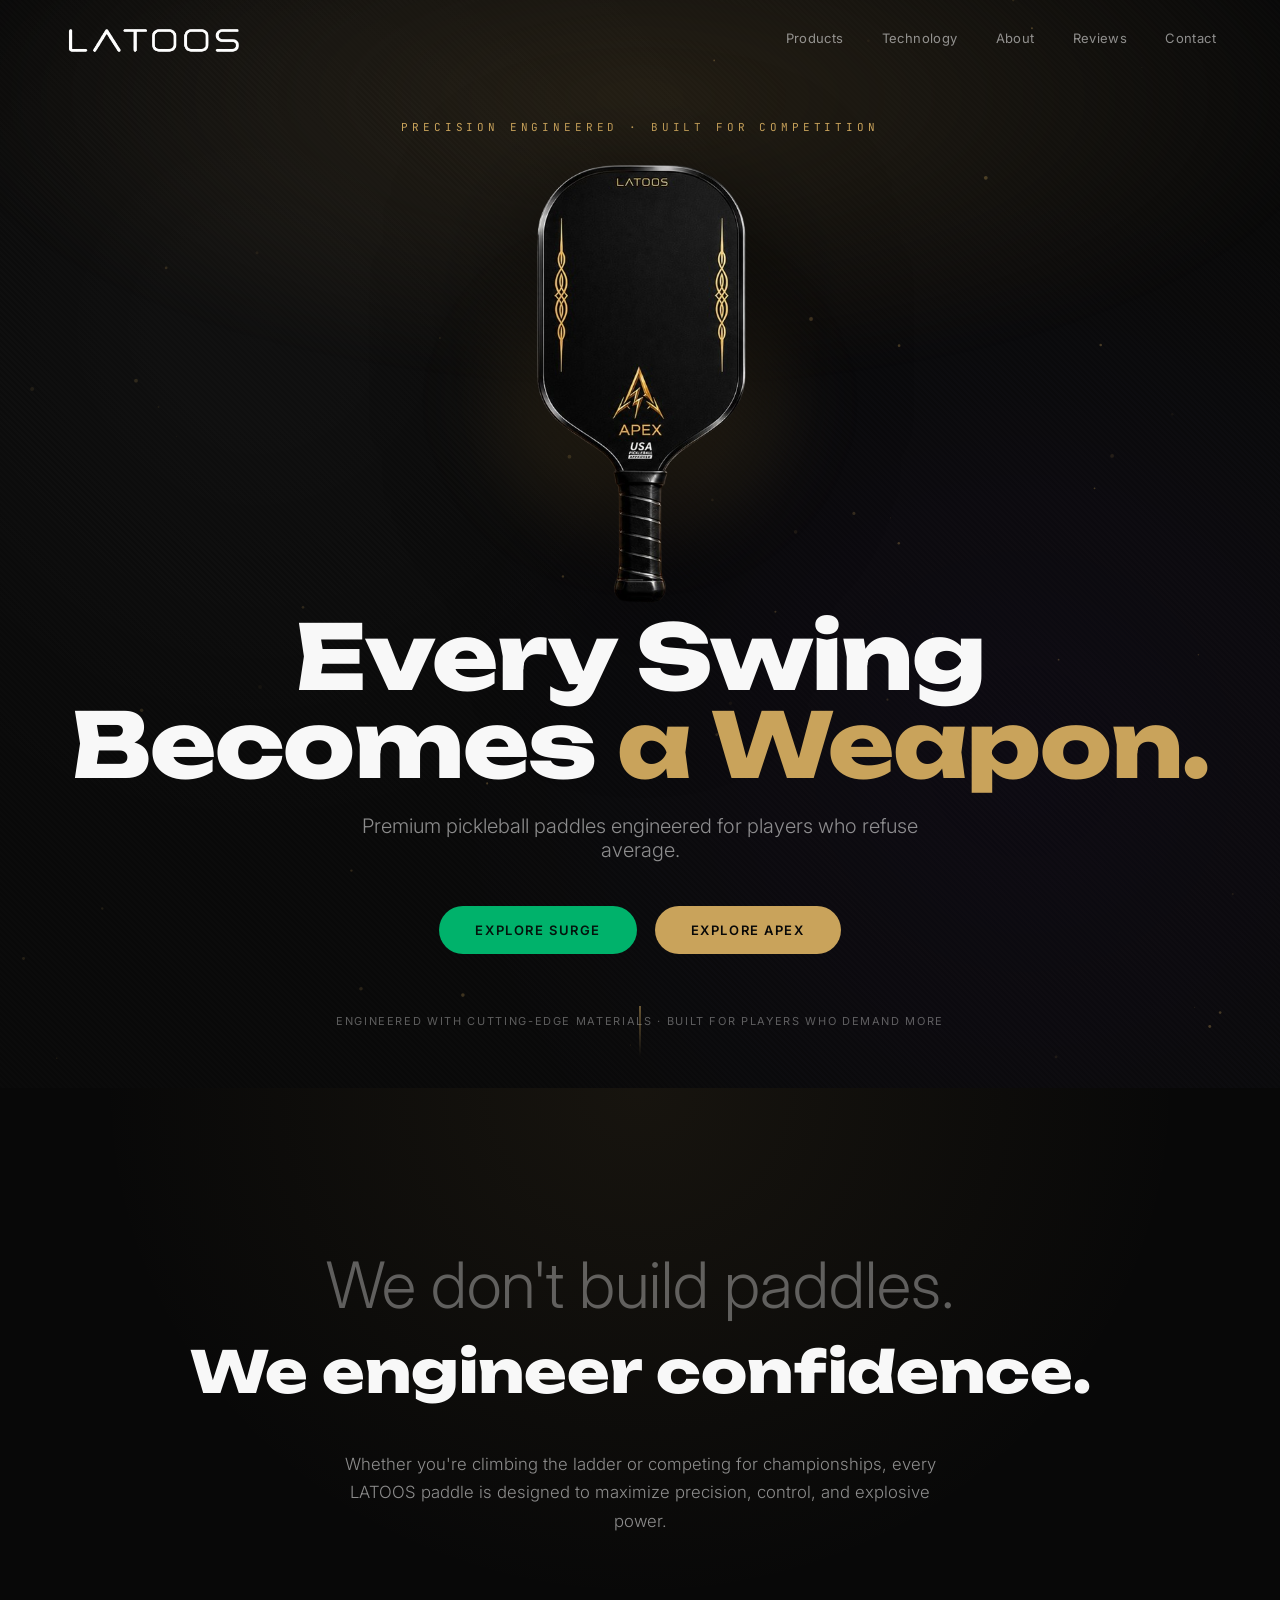
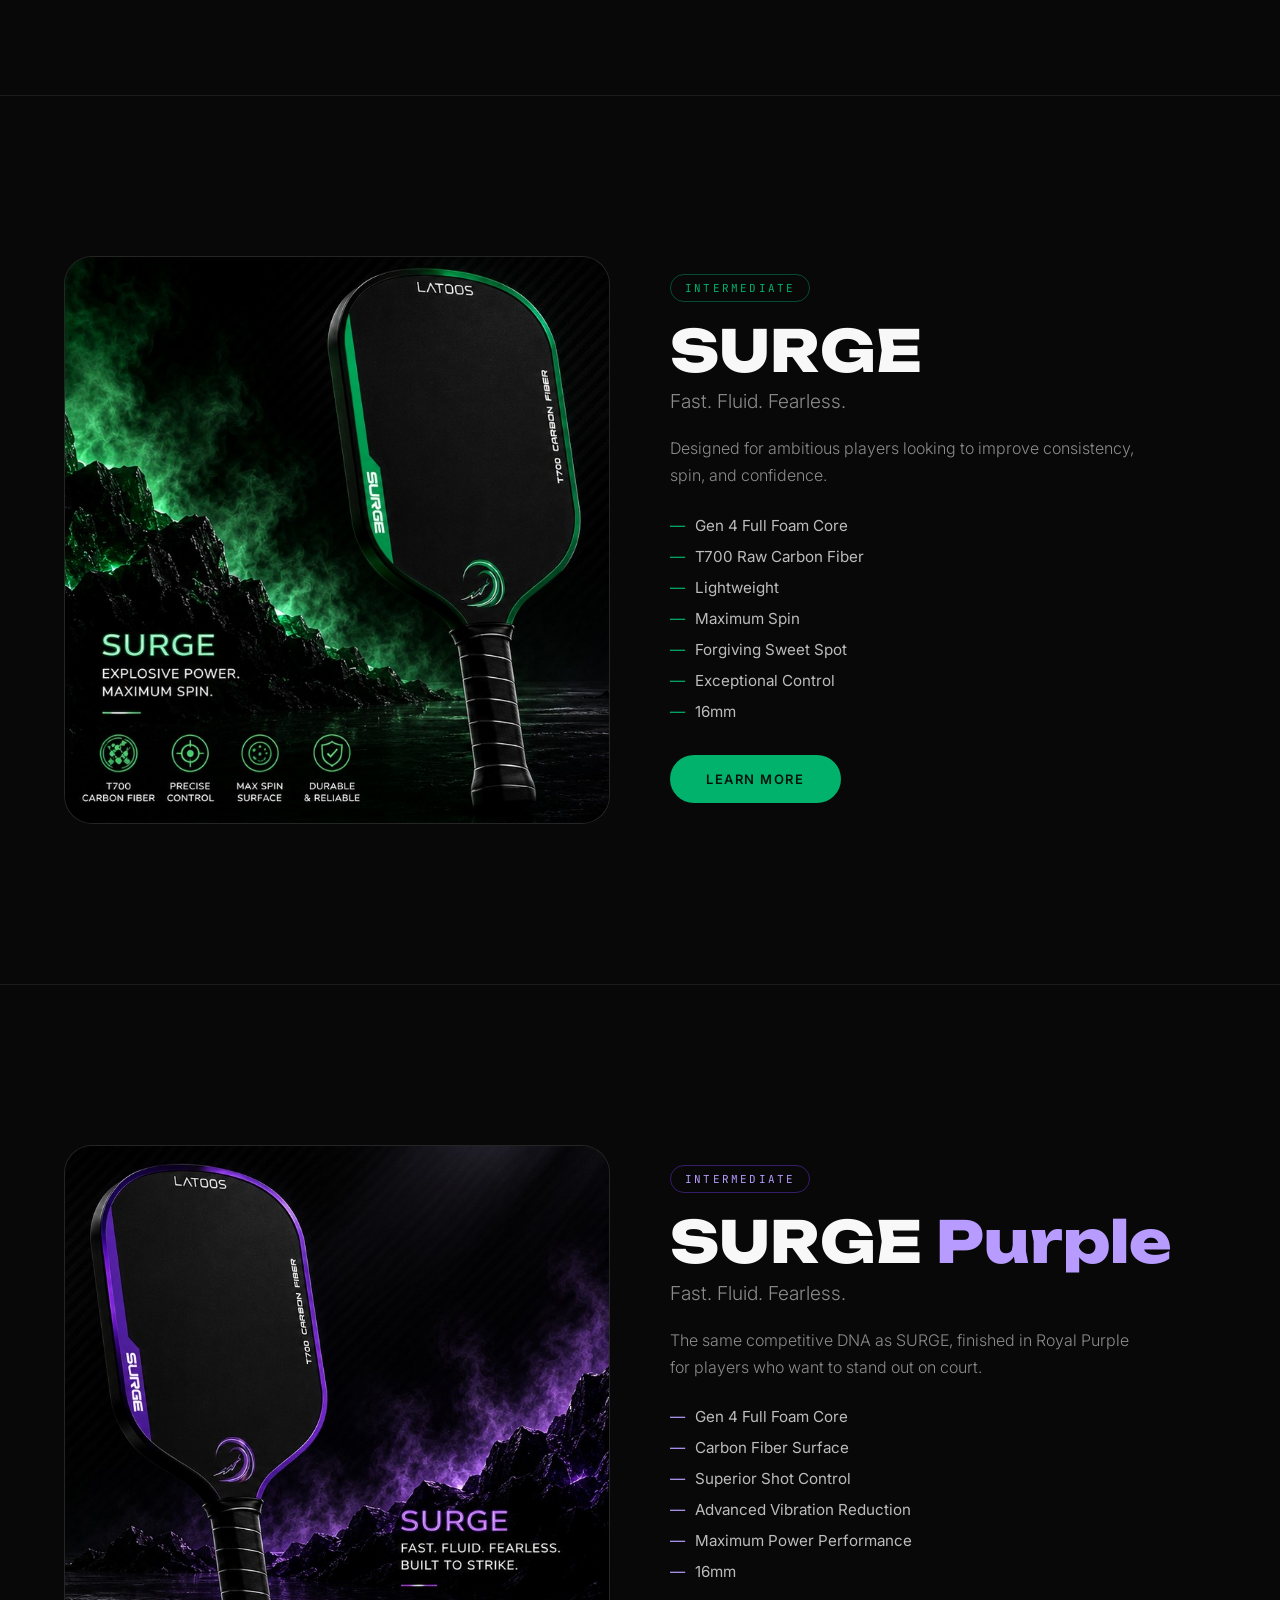
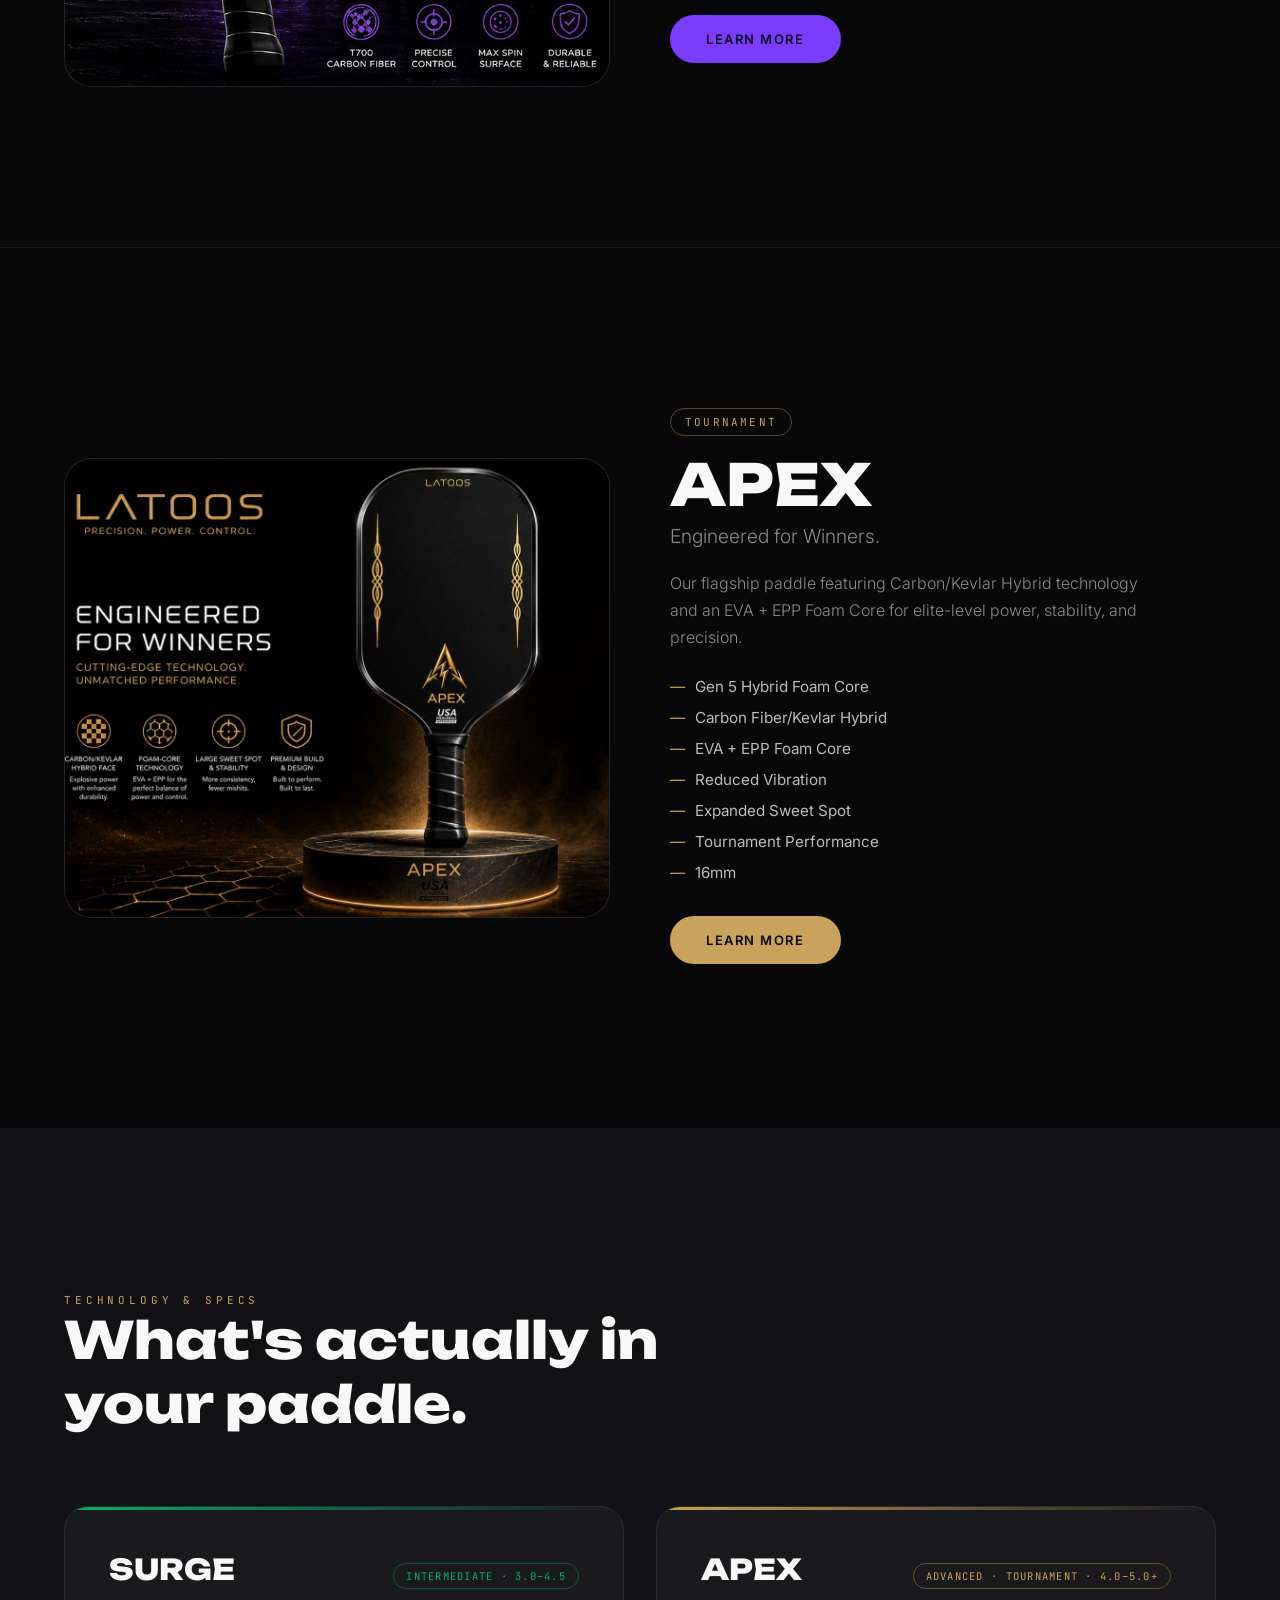
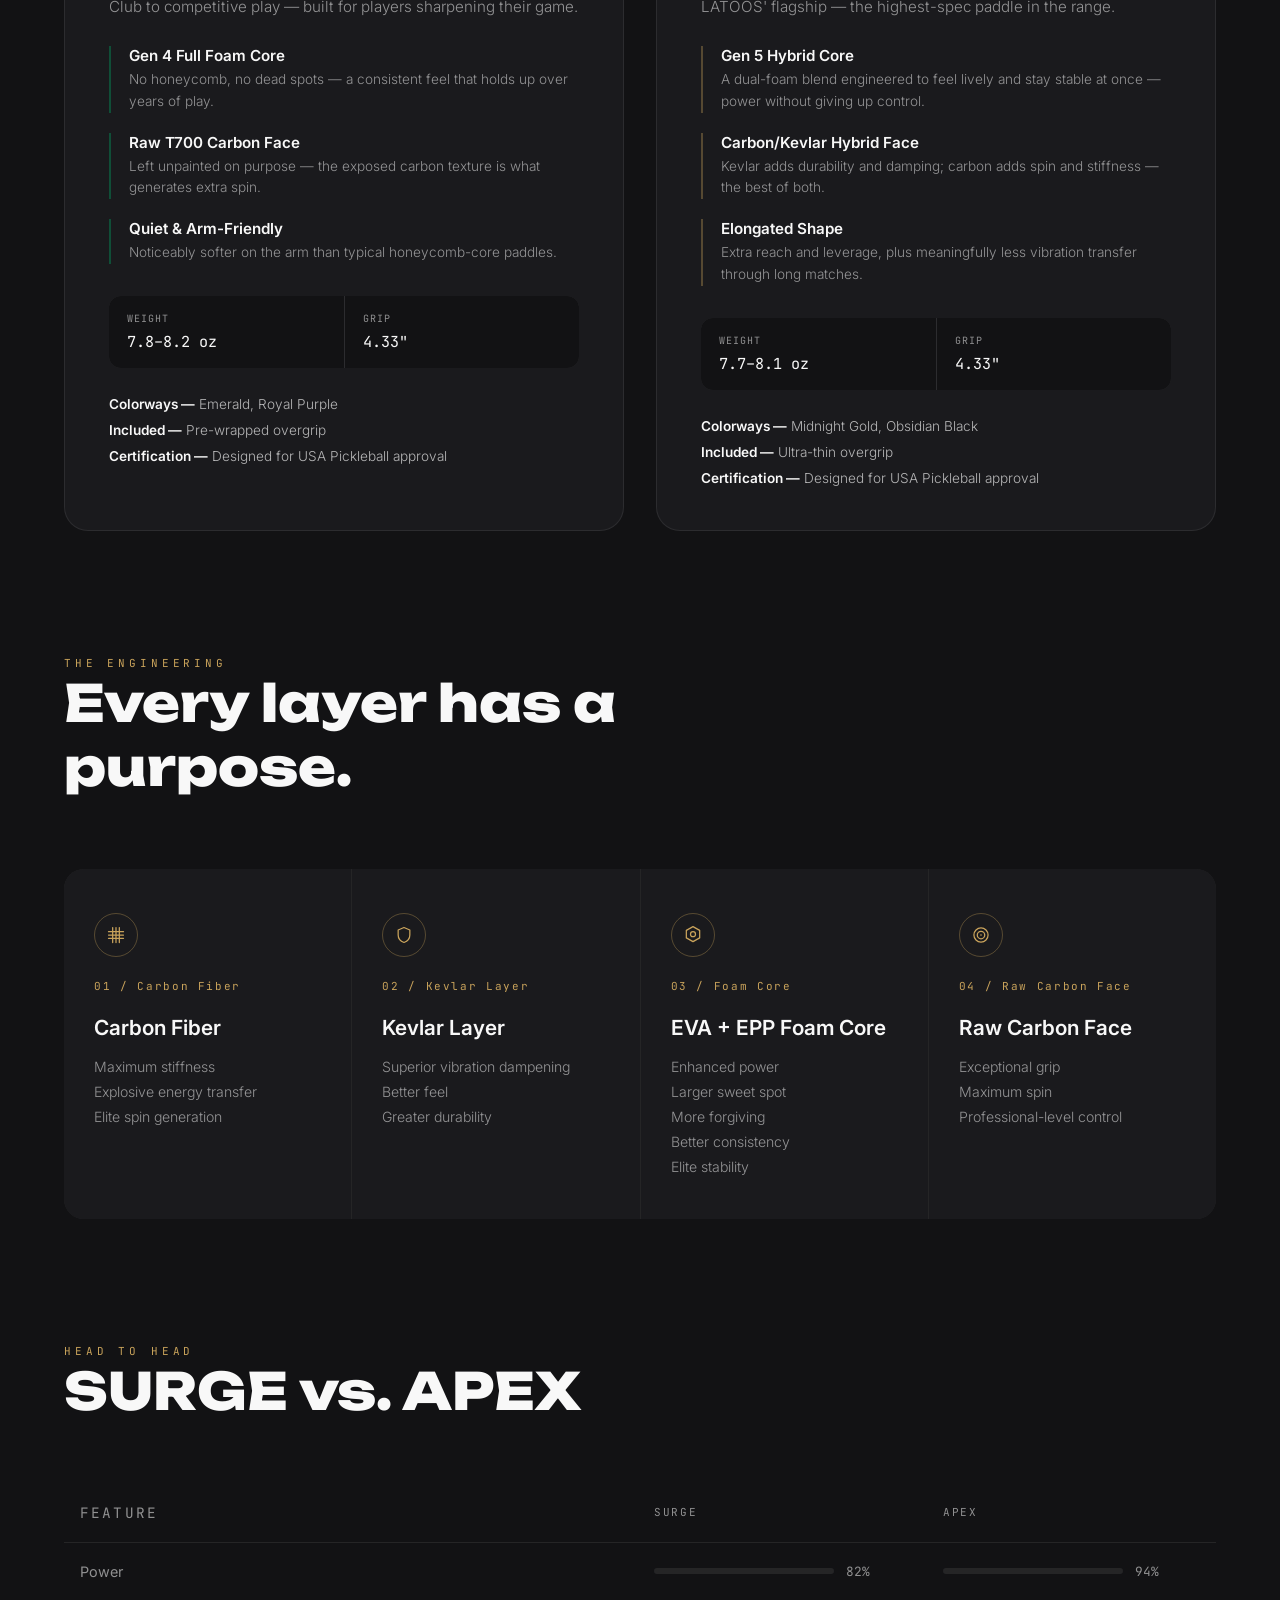
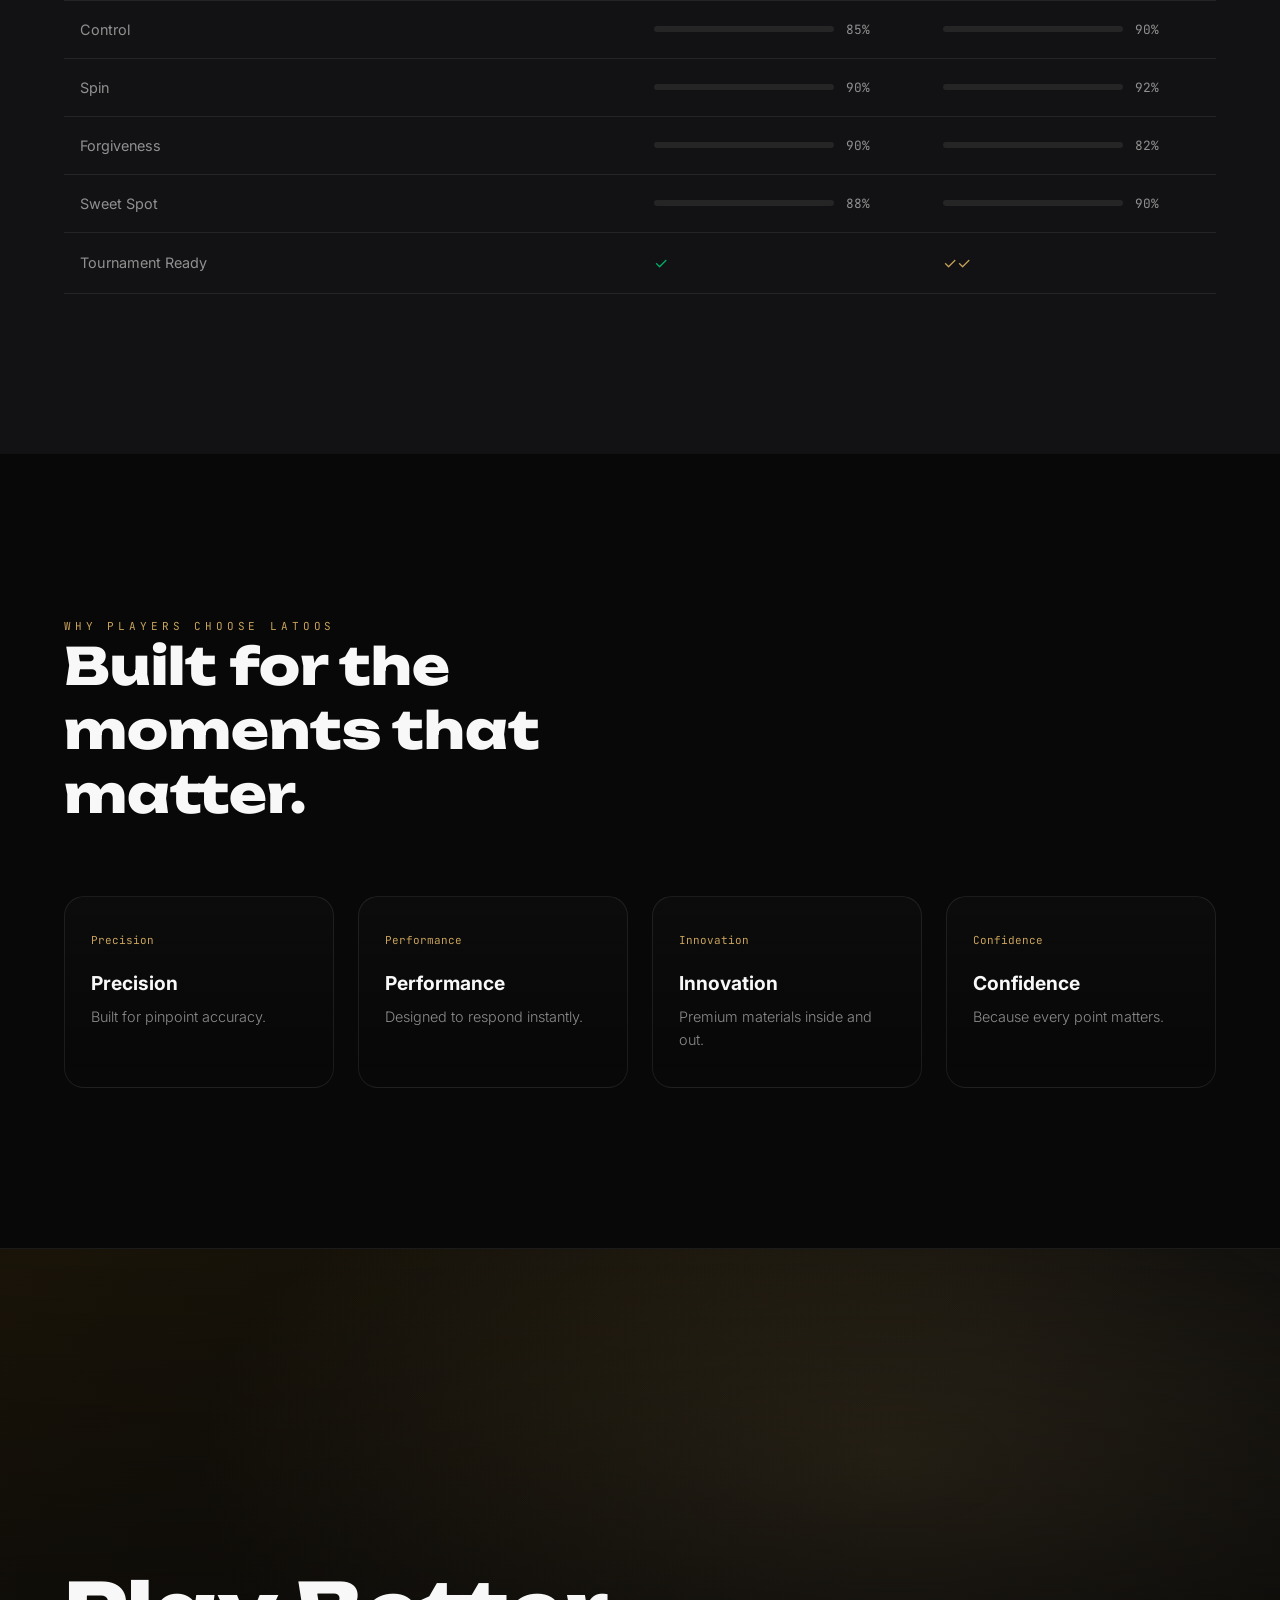
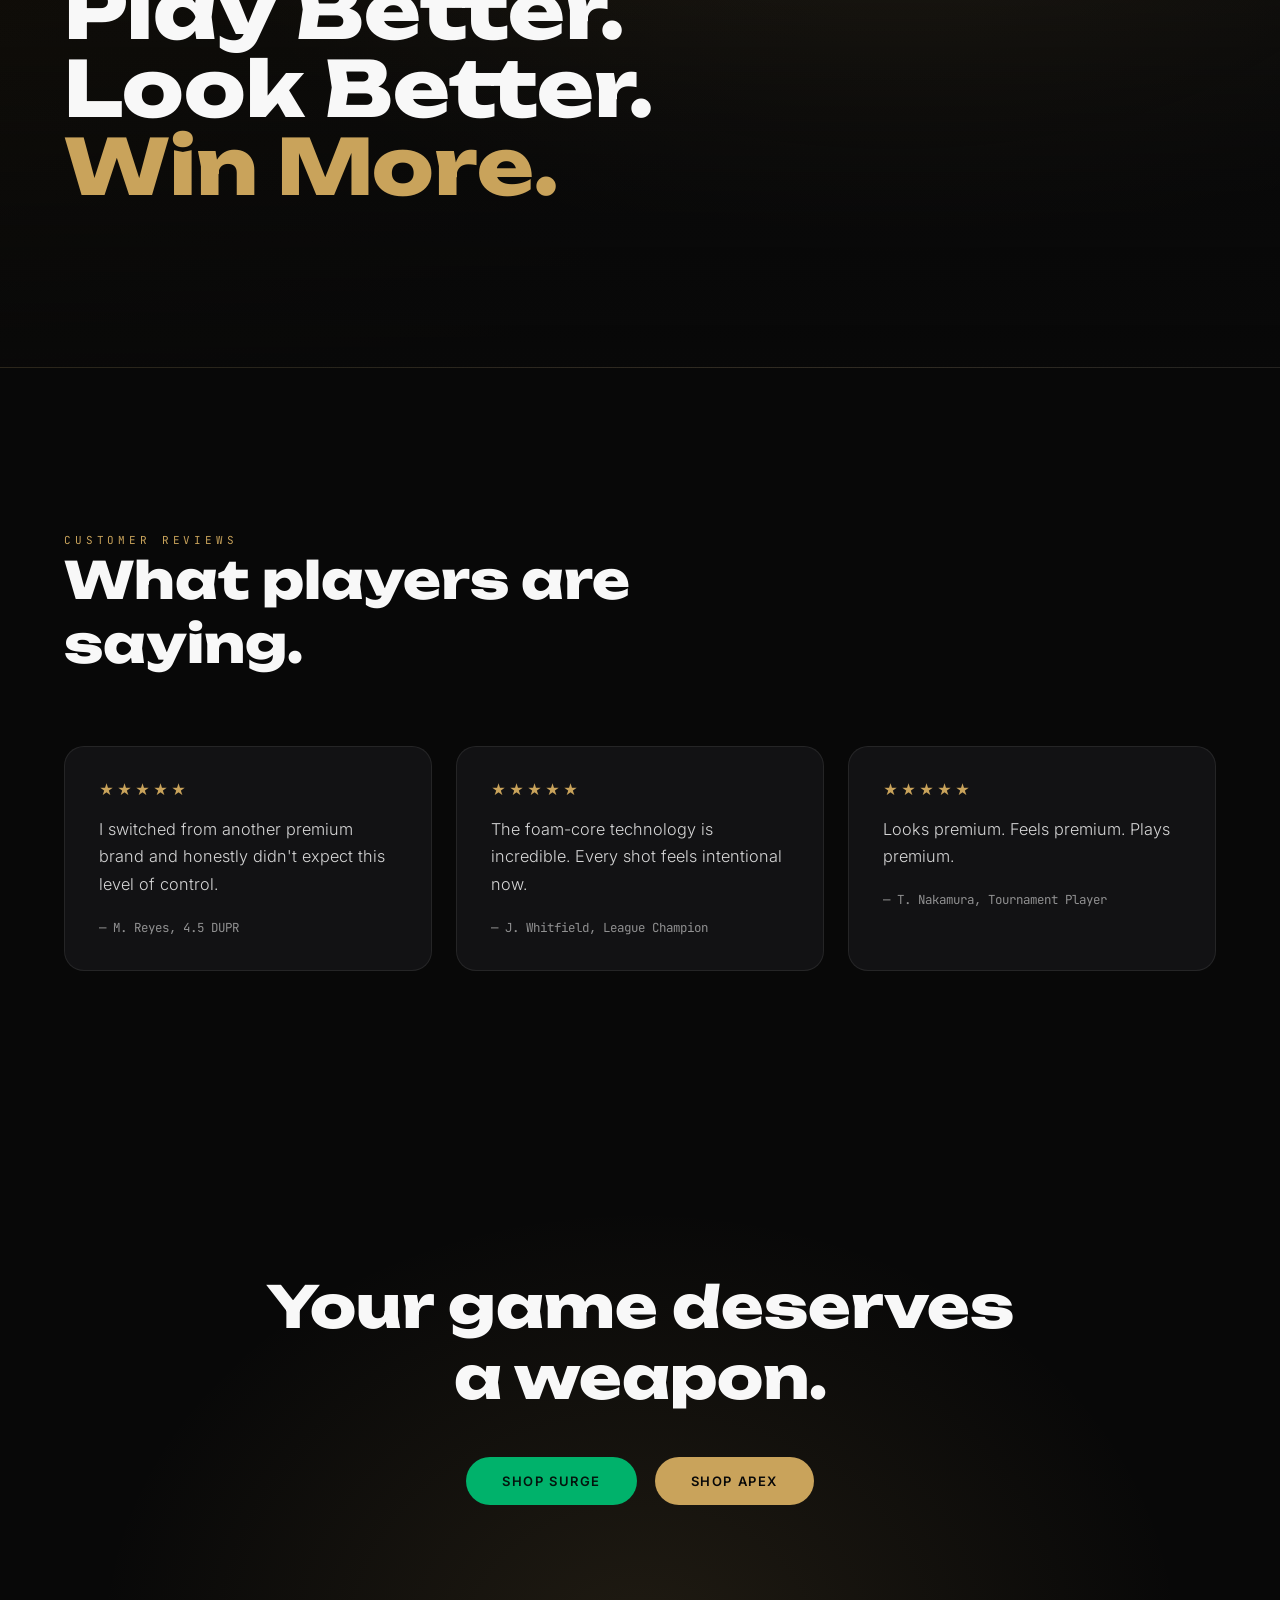
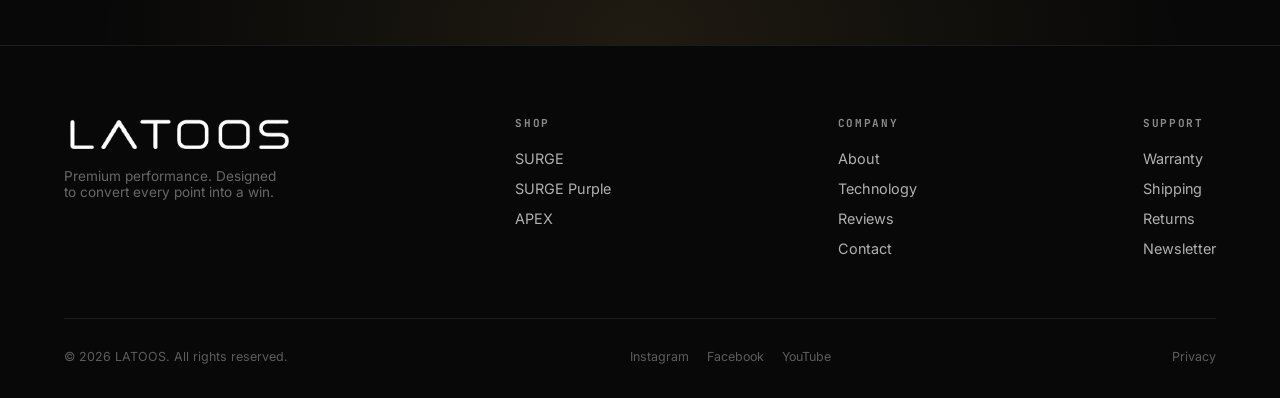
<file: index.html>
<!DOCTYPE html>
<html lang="en">
<head>
<meta charset="UTF-8">
<meta name="viewport" content="width=device-width, initial-scale=1.0">
<title>LATOOS — Every Swing Becomes a Weapon</title>
<link rel="preconnect" href="https://fonts.googleapis.com">
<link href="https://fonts.googleapis.com/css2?family=Unbounded:wght@300;400;600;800;900&family=Inter:wght@300;400;500;600;700&family=JetBrains+Mono:wght@400;500&display=swap" rel="stylesheet">
<link rel="stylesheet" href="css/style.css">
</head>
<body>

  <div id="loader"><div class="loader-mark"><img src="images/logo.png" alt="LATOOS"></div></div>

  <header class="nav" id="siteNav">
    <div class="logo"><a href="index.html"><img src="images/logo.png" class="logo-img" alt="LATOOS"></a></div>
    <nav class="links">
      <a href="#products">Products</a>
      <a href="#technology">Technology</a>
      <a href="about.html">About</a>
      <a href="#reviews">Reviews</a>
      <a href="#contact">Contact</a>
    </nav>
    <button class="nav-toggle" aria-label="Menu">☰</button>
  </header>

  <!-- HERO -->
  <section class="hero">
    <div class="carbon-bg"></div>
    <div class="hero-glow"></div>
    <div class="lightsweep"></div>
    <canvas id="particles"></canvas>

    <div class="eyebrow">Precision Engineered · Built for Competition</div>

    <div class="paddle-stage">
      <div class="paddle-stage-glow"></div>
      <img src="images/apex-hero.png" class="hero-paddle-img" alt="LATOOS APEX pickleball paddle, matte black with gold detailing">
    </div>

    <h1 class="hero-title">Every Swing<br>Becomes <em>a Weapon.</em></h1>
    <p class="hero-sub">Premium pickleball paddles engineered for players who refuse average.</p>

    <div class="hero-buttons">
      <a href="#surge" class="btn btn-emerald">Explore SURGE</a>
      <a href="#apex" class="btn btn-primary">Explore APEX</a>
    </div>

    <p class="hero-trust">Engineered with cutting-edge materials · Built for players who demand more</p>
    <div class="scroll-cue"></div>
  </section>

  <!-- PHILOSOPHY -->
  <section class="philosophy" id="about">
    <p class="phil-line reveal">
      We don't build paddles.
      <strong>We engineer confidence.</strong>
    </p>
    <p class="phil-body reveal">
      Whether you're climbing the ladder or competing for championships, every LATOOS paddle
      is designed to maximize precision, control, and explosive power.
    </p>
  </section>

  <!-- PRODUCTS -->
  <div id="products">

  <section class="product surge reveal" id="surge">
    <div class="product-visual">
      <img src="images/surge.jpg" class="product-photo" alt="LATOOS SURGE pickleball paddle, matte black with emerald green edge guard">
    </div>
    <div>
      <span class="badge">Intermediate</span>
      <h3>SURGE</h3>
      <p class="tagline">Fast. Fluid. Fearless.</p>
      <p class="desc">Designed for ambitious players looking to improve consistency, spin, and confidence.</p>
      <ul class="highlights">
        <li>Gen 4 Full Foam Core</li>
        <li>T700 Raw Carbon Fiber</li>
        <li>Lightweight</li>
        <li>Maximum Spin</li>
        <li>Forgiving Sweet Spot</li>
        <li>Exceptional Control</li>
        <li>16mm</li>
      </ul>
      <a href="#technology" class="btn btn-emerald">Learn More</a>
    </div>
  </section>

  <section class="product purple reveal" id="surge-purple">
    <div class="product-visual">
      <img src="images/surge-purple.jpg" class="product-photo" alt="LATOOS SURGE Purple pickleball paddle, matte black with royal purple edge guard">
    </div>
    <div>
      <span class="badge">Intermediate</span>
      <h3>SURGE <span style="color:#b79bff">Purple</span></h3>
      <p class="tagline">Fast. Fluid. Fearless.</p>
      <p class="desc">The same competitive DNA as SURGE, finished in Royal Purple for players who want to stand out on court.</p>
      <ul class="highlights">
        <li>Gen 4 Full Foam Core</li>
        <li>Carbon Fiber Surface</li>
        <li>Superior Shot Control</li>
        <li>Advanced Vibration Reduction</li>
        <li>Maximum Power Performance</li>
        <li>16mm</li>
      </ul>
      <a href="#technology" class="btn btn-purple">Learn More</a>
    </div>
  </section>

  <section class="product apex reveal" id="apex">
    <div class="product-visual">
      <img src="images/apex.jpg" class="product-photo" alt="LATOOS APEX pickleball paddle on display stand, matte black with gold detailing">
    </div>
    <div>
      <span class="badge">Tournament</span>
      <h3>APEX</h3>
      <p class="tagline">Engineered for Winners.</p>
      <p class="desc">Our flagship paddle featuring Carbon/Kevlar Hybrid technology and an EVA + EPP Foam Core for elite-level power, stability, and precision.</p>
      <ul class="highlights">
        <li>Gen 5 Hybrid Foam Core</li>
        <li>Carbon Fiber/Kevlar Hybrid</li>
        <li>EVA + EPP Foam Core</li>
        <li>Reduced Vibration</li>
        <li>Expanded Sweet Spot</li>
        <li>Tournament Performance</li>
        <li>16mm</li>
      </ul>
      <a href="#technology" class="btn btn-primary">Learn More</a>
    </div>
  </section>

  </div>

  <!-- TECHNOLOGY -->
  <section class="tech" id="technology">
    <span class="eyebrow reveal">Technology &amp; Specs</span>
    <h2 class="reveal" style="font-size:clamp(2rem,4.5vw,3.2rem);font-weight:800;max-width:700px;">
      What's actually in your paddle.
    </h2>

    <div class="specs-grid reveal">

      <!-- SURGE spec card -->
      <div class="spec-card surge">
        <div class="spec-card-head">
          <h3>SURGE</h3>
          <span class="spec-badge">Intermediate · 3.0–4.5</span>
        </div>
        <p class="spec-sub">Club to competitive play — built for players sharpening their game.</p>

        <div class="spec-features">
          <div class="spec-feature">
            <div class="f-title">Gen 4 Full Foam Core</div>
            <div class="f-desc">No honeycomb, no dead spots — a consistent feel that holds up over years of play.</div>
          </div>
          <div class="spec-feature">
            <div class="f-title">Raw T700 Carbon Face</div>
            <div class="f-desc">Left unpainted on purpose — the exposed carbon texture is what generates extra spin.</div>
          </div>
          <div class="spec-feature">
            <div class="f-title">Quiet &amp; Arm-Friendly</div>
            <div class="f-desc">Noticeably softer on the arm than typical honeycomb-core paddles.</div>
          </div>
        </div>

        <div class="spec-dims">
          <div class="spec-dim"><span class="d-label">Weight</span><span class="d-val">7.8–8.2 oz</span></div>
          <div class="spec-dim"><span class="d-label">Grip</span><span class="d-val">4.33"</span></div>
        </div>

        <div class="spec-meta">
          <div><strong>Colorways —</strong> Emerald, Royal Purple</div>
          <div><strong>Included —</strong> Pre-wrapped overgrip</div>
          <div><strong>Certification —</strong> Designed for USA Pickleball approval</div>
        </div>
      </div>

      <!-- APEX spec card -->
      <div class="spec-card apex">
        <div class="spec-card-head">
          <h3>APEX</h3>
          <span class="spec-badge">Advanced · Tournament · 4.0–5.0+</span>
        </div>
        <p class="spec-sub">LATOOS' flagship — the highest-spec paddle in the range.</p>

        <div class="spec-features">
          <div class="spec-feature">
            <div class="f-title">Gen 5 Hybrid Core</div>
            <div class="f-desc">A dual-foam blend engineered to feel lively and stay stable at once — power without giving up control.</div>
          </div>
          <div class="spec-feature">
            <div class="f-title">Carbon/Kevlar Hybrid Face</div>
            <div class="f-desc">Kevlar adds durability and damping; carbon adds spin and stiffness — the best of both.</div>
          </div>
          <div class="spec-feature">
            <div class="f-title">Elongated Shape</div>
            <div class="f-desc">Extra reach and leverage, plus meaningfully less vibration transfer through long matches.</div>
          </div>
        </div>

        <div class="spec-dims">
          <div class="spec-dim"><span class="d-label">Weight</span><span class="d-val">7.7–8.1 oz</span></div>
          <div class="spec-dim"><span class="d-label">Grip</span><span class="d-val">4.33"</span></div>
        </div>

        <div class="spec-meta">
          <div><strong>Colorways —</strong> Midnight Gold, Obsidian Black</div>
          <div><strong>Included —</strong> Ultra-thin overgrip</div>
          <div><strong>Certification —</strong> Designed for USA Pickleball approval</div>
        </div>
      </div>

    </div>

    <!-- ENGINEERING -->
    <div class="reveal" style="margin-top:120px;">
      <span class="eyebrow">The Engineering</span>
      <h2 style="font-size:clamp(2rem,4.5vw,3.2rem);font-weight:800;max-width:700px;">Every layer has a purpose.</h2>

      <div class="tech-grid" style="margin-top:70px;">
        <div class="tech-card">
          <div class="tech-icon"><svg viewBox="0 0 24 24" fill="none" stroke="currentColor" stroke-width="1.5" stroke-linecap="round"><path d="M3 8h18M3 12h18M3 16h18"/><path d="M8 3v18M12 3v18M16 3v18"/></svg></div>
          <span class="tech-num">01 / Carbon Fiber</span>
          <h4>Carbon Fiber</h4>
          <ul>
            <li>Maximum stiffness</li>
            <li>Explosive energy transfer</li>
            <li>Elite spin generation</li>
          </ul>
        </div>
        <div class="tech-card">
          <div class="tech-icon"><svg viewBox="0 0 24 24" fill="none" stroke="currentColor" stroke-width="1.5" stroke-linecap="round" stroke-linejoin="round"><path d="M12 3l7 3v6c0 4.5-3 7.5-7 9-4-1.5-7-4.5-7-9V6l7-3z"/></svg></div>
          <span class="tech-num">02 / Kevlar Layer</span>
          <h4>Kevlar Layer</h4>
          <ul>
            <li>Superior vibration dampening</li>
            <li>Better feel</li>
            <li>Greater durability</li>
          </ul>
        </div>
        <div class="tech-card">
          <div class="tech-icon"><svg viewBox="0 0 24 24" fill="none" stroke="currentColor" stroke-width="1.5" stroke-linecap="round" stroke-linejoin="round"><path d="M12 2l8 4.5v9L12 20l-8-4.5v-9L12 2z"/><circle cx="12" cy="11" r="3"/></svg></div>
          <span class="tech-num">03 / Foam Core</span>
          <h4>EVA + EPP Foam Core</h4>
          <ul>
            <li>Enhanced power</li>
            <li>Larger sweet spot</li>
            <li>More forgiving</li>
            <li>Better consistency</li>
            <li>Elite stability</li>
          </ul>
        </div>
        <div class="tech-card">
          <div class="tech-icon"><svg viewBox="0 0 24 24" fill="none" stroke="currentColor" stroke-width="1.5"><circle cx="12" cy="12" r="8.5"/><circle cx="12" cy="12" r="4.5"/><circle cx="12" cy="12" r="1" fill="currentColor" stroke="none"/></svg></div>
          <span class="tech-num">04 / Raw Carbon Face</span>
          <h4>Raw Carbon Face</h4>
          <ul>
            <li>Exceptional grip</li>
            <li>Maximum spin</li>
            <li>Professional-level control</li>
          </ul>
        </div>
      </div>
    </div>

    <!-- COMPARISON -->
    <div class="reveal" style="margin-top:120px;">
      <span class="eyebrow">Head to Head</span>
      <h2 style="font-size:clamp(2rem,4.5vw,3.2rem);font-weight:800;max-width:700px;">SURGE vs. APEX</h2>
      <table class="compare-table" id="compareTable">
        <thead>
          <tr><th>Feature</th><th>SURGE</th><th>APEX</th></tr>
        </thead>
        <tbody>
          <tr>
            <td>Power</td>
            <td><div class="bar-wrap"><div class="bar-track"><div class="bar-fill emerald" data-pct="82"></div></div><span class="bar-pct">82%</span></div></td>
            <td><div class="bar-wrap"><div class="bar-track"><div class="bar-fill gold" data-pct="94"></div></div><span class="bar-pct">94%</span></div></td>
          </tr>
          <tr>
            <td>Control</td>
            <td><div class="bar-wrap"><div class="bar-track"><div class="bar-fill emerald" data-pct="85"></div></div><span class="bar-pct">85%</span></div></td>
            <td><div class="bar-wrap"><div class="bar-track"><div class="bar-fill gold" data-pct="90"></div></div><span class="bar-pct">90%</span></div></td>
          </tr>
          <tr>
            <td>Spin</td>
            <td><div class="bar-wrap"><div class="bar-track"><div class="bar-fill emerald" data-pct="90"></div></div><span class="bar-pct">90%</span></div></td>
            <td><div class="bar-wrap"><div class="bar-track"><div class="bar-fill gold" data-pct="92"></div></div><span class="bar-pct">92%</span></div></td>
          </tr>
          <tr>
            <td>Forgiveness</td>
            <td><div class="bar-wrap"><div class="bar-track"><div class="bar-fill emerald" data-pct="90"></div></div><span class="bar-pct">90%</span></div></td>
            <td><div class="bar-wrap"><div class="bar-track"><div class="bar-fill gold" data-pct="82"></div></div><span class="bar-pct">82%</span></div></td>
          </tr>
          <tr>
            <td>Sweet Spot</td>
            <td><div class="bar-wrap"><div class="bar-track"><div class="bar-fill emerald" data-pct="88"></div></div><span class="bar-pct">88%</span></div></td>
            <td><div class="bar-wrap"><div class="bar-track"><div class="bar-fill gold" data-pct="90"></div></div><span class="bar-pct">90%</span></div></td>
          </tr>
          <tr>
            <td>Tournament Ready</td>
            <td><span class="check">✓</span></td>
            <td><span class="check-double">✓✓</span></td>
          </tr>
        </tbody>
      </table>
    </div>
  </section>

  <!-- WHY CHOOSE -->
  <section>
    <span class="eyebrow reveal">Why Players Choose LATOOS</span>
    <h2 class="reveal" style="font-size:clamp(2rem,4.5vw,3.2rem);font-weight:800;max-width:700px;">
      Built for the moments that matter.
    </h2>
    <div class="why-grid reveal">
      <div class="why-card">
        <span class="n">Precision</span>
        <h4>Precision</h4>
        <p>Built for pinpoint accuracy.</p>
      </div>
      <div class="why-card">
        <span class="n">Performance</span>
        <h4>Performance</h4>
        <p>Designed to respond instantly.</p>
      </div>
      <div class="why-card">
        <span class="n">Innovation</span>
        <h4>Innovation</h4>
        <p>Premium materials inside and out.</p>
      </div>
      <div class="why-card">
        <span class="n">Confidence</span>
        <h4>Confidence</h4>
        <p>Because every point matters.</p>
      </div>
    </div>
  </section>

  <!-- LIFESTYLE -->
  <section class="lifestyle reveal">
    <h2>
      <span>Play Better.</span>
      <span>Look Better.</span>
      <span class="gold">Win More.</span>
    </h2>
  </section>

  <!-- REVIEWS -->
  <section id="reviews">
    <span class="eyebrow reveal">Customer Reviews</span>
    <h2 class="reveal" style="font-size:clamp(2rem,4.5vw,3.2rem);font-weight:800;max-width:700px;">
      What players are saying.
    </h2>
    <div class="reviews-grid reveal">
      <div class="review-card">
        <div class="stars">★★★★★</div>
        <p>I switched from another premium brand and honestly didn't expect this level of control.</p>
        <div class="who">— M. Reyes, 4.5 DUPR</div>
      </div>
      <div class="review-card">
        <div class="stars">★★★★★</div>
        <p>The foam-core technology is incredible. Every shot feels intentional now.</p>
        <div class="who">— J. Whitfield, League Champion</div>
      </div>
      <div class="review-card">
        <div class="stars">★★★★★</div>
        <p>Looks premium. Feels premium. Plays premium.</p>
        <div class="who">— T. Nakamura, Tournament Player</div>
      </div>
    </div>
  </section>

  <!-- CTA -->
  <section class="cta-banner reveal">
    <h2>Your game deserves<br>a weapon.</h2>
    <div class="hero-buttons">
      <a href="#surge" class="btn btn-emerald">Shop SURGE</a>
      <a href="#apex" class="btn btn-primary">Shop APEX</a>
    </div>
  </section>

  <footer id="contact">
    <div class="footer-top">
      <div class="footer-col">
        <div class="logo" style="margin-bottom:16px;"><img src="images/logo.png" class="logo-img" alt="LATOOS"></div>
        <p style="color:rgba(248,248,248,.4);font-size:.85rem;max-width:220px;">Premium performance. Designed to convert every point into a win.</p>
      </div>
      <div class="footer-col">
        <h5>Shop</h5>
        <ul>
          <li><a href="#surge">SURGE</a></li>
          <li><a href="#surge-purple">SURGE Purple</a></li>
          <li><a href="#apex">APEX</a></li>
        </ul>
      </div>
      <div class="footer-col">
        <h5>Company</h5>
        <ul>
          <li><a href="about.html">About</a></li>
          <li><a href="#technology">Technology</a></li>
          <li><a href="#reviews">Reviews</a></li>
          <li><a href="#contact">Contact</a></li>
        </ul>
      </div>
      <div class="footer-col">
        <h5>Support</h5>
        <ul>
          <li><a href="#">Warranty</a></li>
          <li><a href="#">Shipping</a></li>
          <li><a href="#">Returns</a></li>
          <li><a href="#">Newsletter</a></li>
        </ul>
      </div>
    </div>
    <div class="footer-bottom">
      <div>© 2026 LATOOS. All rights reserved.</div>
      <div class="social">
        <a href="https://www.instagram.com/latoos.pikol" target="_blank">Instagram</a><a href="https://www.facebook.com/latoos.pikol" target="_blank">Facebook</a><a href="https://www.youtube.com/latoos.pikol" target="_blank">YouTube</a>
      </div>
      <div><a href="#">Privacy</a></div>
    </div>
  </footer>

  <!-- <div class="mobile-buy" id="mobileBuy">
    <span class="price mono">APEX — $249</span>
    <a href="#apex" class="btn btn-primary" style="padding:10px 24px;font-size:11px;">Buy Now</a>
  </div> -->

<script src="js/script.js"></script>
</body>
</html>
</file>
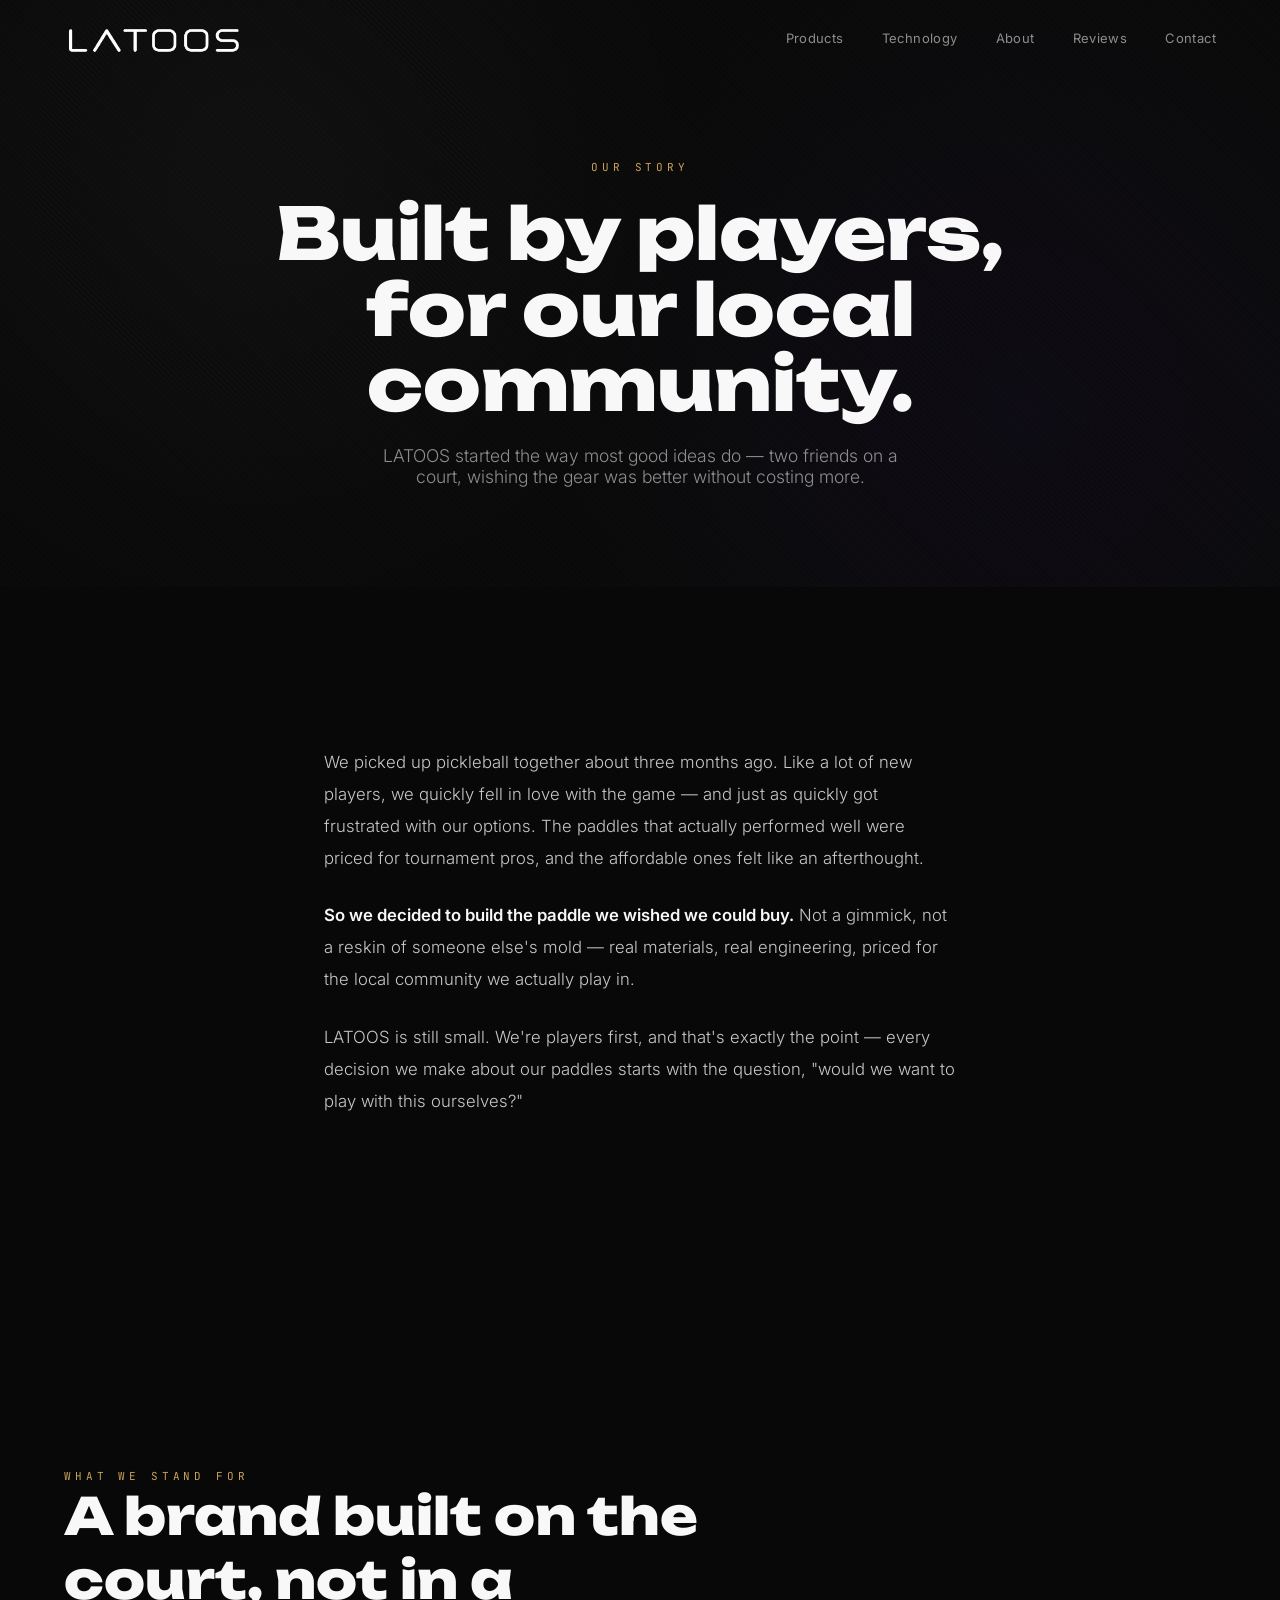
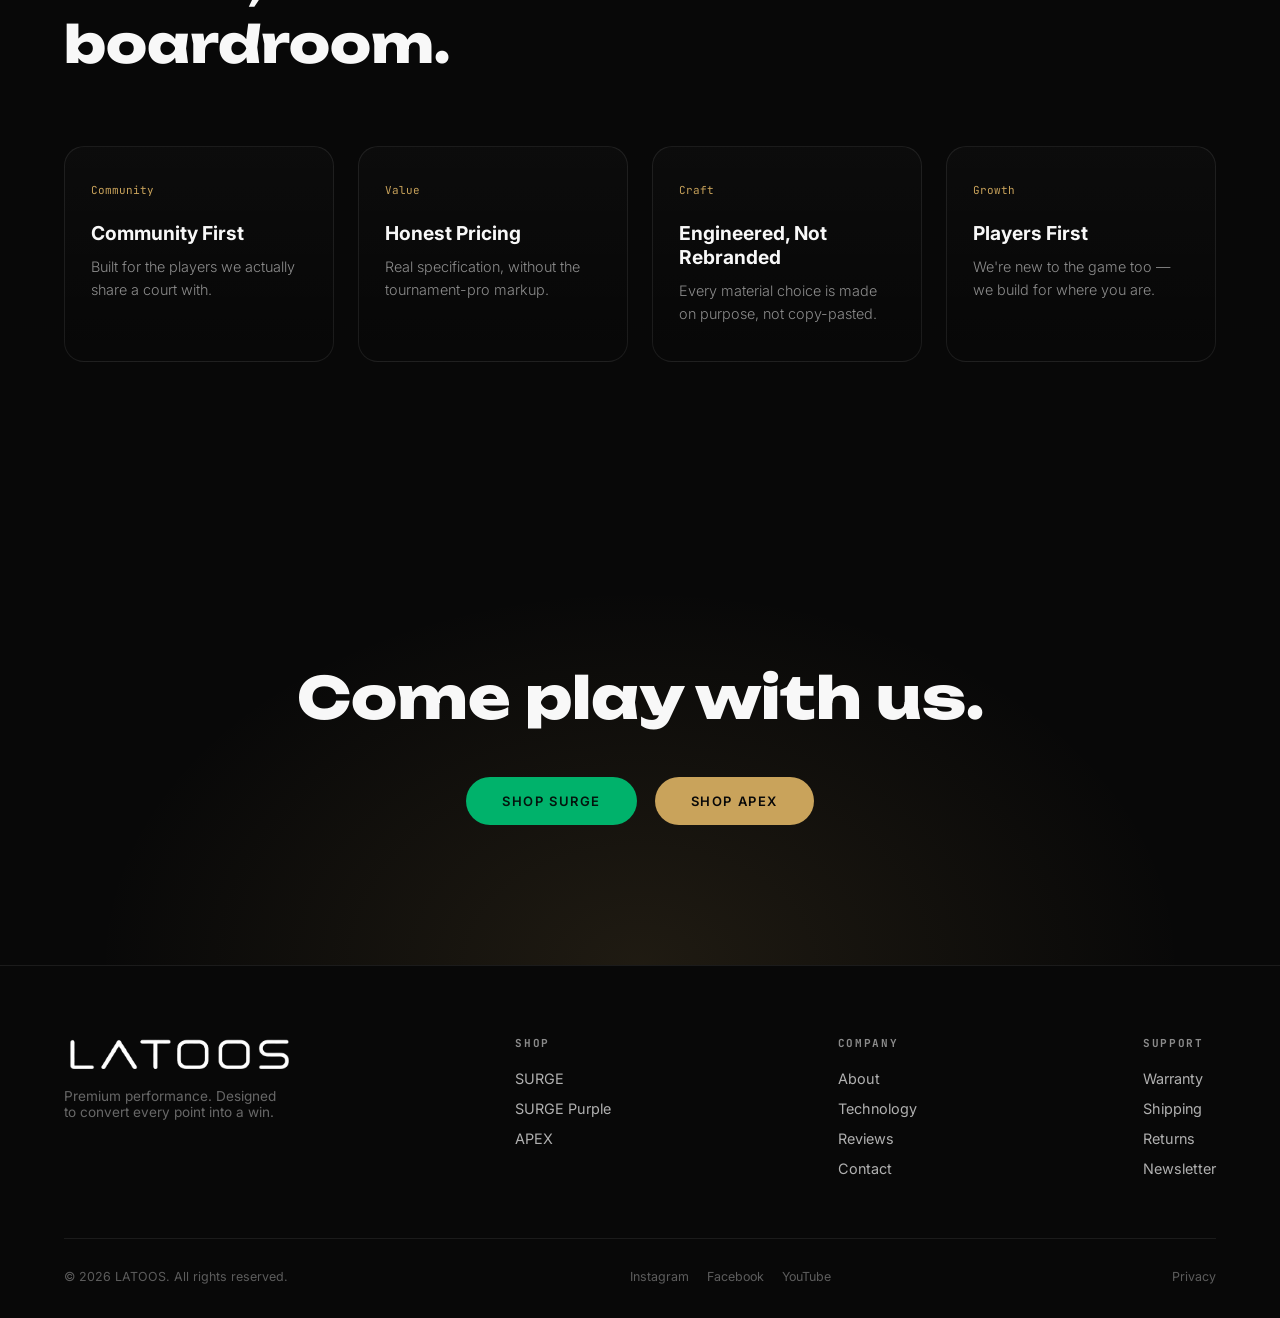
<file: about.html>
<!DOCTYPE html>
<html lang="en">
<head>
<meta charset="UTF-8">
<meta name="viewport" content="width=device-width, initial-scale=1.0">
<title>About LATOOS — Built by Players, for Players</title>
<link rel="preconnect" href="https://fonts.googleapis.com">
<link href="https://fonts.googleapis.com/css2?family=Unbounded:wght@300;400;600;800;900&family=Inter:wght@300;400;500;600;700&family=JetBrains+Mono:wght@400;500&display=swap" rel="stylesheet">
<link rel="stylesheet" href="css/style.css">
<style>
  .about-hero{
    min-height:60vh;display:flex;flex-direction:column;align-items:center;justify-content:center;
    text-align:center;padding:160px 20px 100px;position:relative;overflow:hidden;
  }
  .about-hero .carbon-bg{position:absolute;inset:0;z-index:0;}
  .about-hero h1{
    position:relative;z-index:2;font-size:clamp(2.4rem,6vw,4.5rem);font-weight:800;line-height:1.05;max-width:900px;
  }
  .about-hero p{position:relative;z-index:2;margin-top:22px;color:var(--muted);max-width:560px;font-weight:300;font-size:1.1rem;}
  .story{max-width:760px;margin:0 auto;}
  .story p{color:rgba(248,248,248,.8);font-size:1.05rem;font-weight:300;line-height:1.9;margin-bottom:26px;}
  .story p strong{color:var(--white);font-weight:600;}
</style>
</head>
<body>

  <div id="loader"><div class="loader-mark"><img src="images/logo.png" alt="LATOOS"></div></div>

  <header class="nav" id="siteNav">
    <div class="logo"><a href="index.html"><img src="images/logo.png" class="logo-img" alt="LATOOS"></a></div>
    <nav class="links">
      <a href="index.html#products">Products</a>
      <a href="index.html#technology">Technology</a>
      <a href="about.html">About</a>
      <a href="index.html#reviews">Reviews</a>
      <a href="index.html#contact">Contact</a>
    </nav>
    <button class="nav-toggle" aria-label="Menu">☰</button>
  </header>

  <!-- ABOUT HERO -->
  <section class="about-hero">
    <div class="carbon-bg"></div>
    <span class="eyebrow reveal" style="position:relative;z-index:2;">Our Story</span>
    <h1 class="reveal">Built by players,<br>for our local community.</h1>
    <p class="reveal">LATOOS started the way most good ideas do — two friends on a court, wishing the gear was better without costing more.</p>
  </section>

  <!-- STORY -->
  <section class="story">
    <p class="reveal">We picked up pickleball together about three months ago. Like a lot of new players, we quickly fell in love with the game — and just as quickly got frustrated with our options. The paddles that actually performed well were priced for tournament pros, and the affordable ones felt like an afterthought.</p>
    <p class="reveal"><strong>So we decided to build the paddle we wished we could buy.</strong> Not a gimmick, not a reskin of someone else's mold — real materials, real engineering, priced for the local community we actually play in.</p>
    <p class="reveal">LATOOS is still small. We're players first, and that's exactly the point — every decision we make about our paddles starts with the question, "would we want to play with this ourselves?"</p>
  </section>

  <!-- VALUES -->
  <section>
    <span class="eyebrow reveal">What We Stand For</span>
    <h2 class="reveal" style="font-size:clamp(2rem,4.5vw,3.2rem);font-weight:800;max-width:700px;">
      A brand built on the court, not in a boardroom.
    </h2>
    <div class="why-grid reveal">
      <div class="why-card">
        <span class="n">Community</span>
        <h4>Community First</h4>
        <p>Built for the players we actually share a court with.</p>
      </div>
      <div class="why-card">
        <span class="n">Value</span>
        <h4>Honest Pricing</h4>
        <p>Real specification, without the tournament-pro markup.</p>
      </div>
      <div class="why-card">
        <span class="n">Craft</span>
        <h4>Engineered, Not Rebranded</h4>
        <p>Every material choice is made on purpose, not copy-pasted.</p>
      </div>
      <div class="why-card">
        <span class="n">Growth</span>
        <h4>Players First</h4>
        <p>We're new to the game too — we build for where you are.</p>
      </div>
    </div>
  </section>

  <!-- CTA -->
  <section class="cta-banner reveal">
    <h2>Come play with us.</h2>
    <div class="hero-buttons">
      <a href="index.html#surge" class="btn btn-emerald">Shop SURGE</a>
      <a href="index.html#apex" class="btn btn-primary">Shop APEX</a>
    </div>
  </section>

  <footer id="contact">
    <div class="footer-top">
      <div class="footer-col">
        <div class="logo" style="margin-bottom:16px;"><img src="images/logo.png" class="logo-img" alt="LATOOS"></div>
        <p style="color:rgba(248,248,248,.4);font-size:.85rem;max-width:220px;">Premium performance. Designed to convert every point into a win.</p>
      </div>
      <div class="footer-col">
        <h5>Shop</h5>
        <ul>
          <li><a href="index.html#surge">SURGE</a></li>
          <li><a href="index.html#surge-purple">SURGE Purple</a></li>
          <li><a href="index.html#apex">APEX</a></li>
        </ul>
      </div>
      <div class="footer-col">
        <h5>Company</h5>
        <ul>
          <li><a href="about.html">About</a></li>
          <li><a href="index.html#technology">Technology</a></li>
          <li><a href="index.html#reviews">Reviews</a></li>
          <li><a href="index.html#contact">Contact</a></li>
        </ul>
      </div>
      <div class="footer-col">
        <h5>Support</h5>
        <ul>
          <li><a href="#">Warranty</a></li>
          <li><a href="#">Shipping</a></li>
          <li><a href="#">Returns</a></li>
          <li><a href="#">Newsletter</a></li>
        </ul>
      </div>
    </div>
    <div class="footer-bottom">
      <div>© 2026 LATOOS. All rights reserved.</div>
      <div class="social">
        <a href="#">Instagram</a><a href="#">Facebook</a><a href="#">YouTube</a>
      </div>
      <div><a href="#">Privacy</a></div>
    </div>
  </footer>

<script src="js/script.js"></script>
</body>
</html>
</file>
<file: css/style.css>
:root{
    --black:#080808;
    --charcoal:#121214;
    --charcoal-2:#1a1a1d;
    --white:#F8F8F8;
    --gold:#C9A35B;
    --gold-soft:rgba(201,163,91,.35);
    --emerald:#00B26B;
    --purple:#7A3DFF;
    --line:rgba(248,248,248,.08);
    --muted:rgba(248,248,248,.55);
    --ease:cubic-bezier(.16,1,.3,1);
  }
  *{margin:0;padding:0;box-sizing:border-box;}
  html{scroll-behavior:smooth;}
  body{
    background:var(--black);
    color:var(--white);
    font-family:'Inter',sans-serif;
    overflow-x:hidden;
    -webkit-font-smoothing:antialiased;
  }
  ::selection{background:var(--gold);color:var(--black);}
  h1,h2,h3,.display{font-family:'Unbounded',sans-serif;}
  .mono{font-family:'JetBrains Mono',monospace;}
  a{color:inherit;text-decoration:none;}
  img{display:block;max-width:100%;}
  button{font-family:inherit;cursor:pointer;border:none;background:none;color:inherit;}

  @media (prefers-reduced-motion: reduce){
    *{animation-duration:.01ms !important; animation-iteration-count:1 !important; transition-duration:.01ms !important; scroll-behavior:auto !important;}
  }

  /* ---------- Loader ---------- */
  #loader{
    position:fixed;inset:0;z-index:999;background:var(--black);
    display:flex;align-items:center;justify-content:center;
    transition:opacity .8s var(--ease), visibility .8s var(--ease);
  }
  #loader.hide{opacity:0;visibility:hidden;pointer-events:none;}
  .loader-mark{
    position:relative;padding-bottom:18px;
  }
  .loader-mark img{height:26px;width:auto;display:block;}
  @media (max-width:640px){
    .loader-mark img{height:22px;}
  }
  .loader-mark::after{
    content:'';position:absolute;left:0;bottom:0;height:1px;width:100%;
    background:linear-gradient(90deg,transparent,var(--gold),transparent);
    animation:loadsweep 1.4s var(--ease) infinite;
  }
  @keyframes loadsweep{0%{transform:scaleX(0);transform-origin:left;}50%{transform:scaleX(1);transform-origin:left;}50.01%{transform-origin:right;}100%{transform:scaleX(0);transform-origin:right;}}

  /* ---------- Focus visibility ---------- */
  a:focus-visible, button:focus-visible{outline:2px solid var(--gold);outline-offset:4px;border-radius:2px;}

  /* ---------- Nav ---------- */
  header.nav{
    position:fixed;top:0;left:0;right:0;z-index:100;
    display:flex;align-items:center;justify-content:space-between;
    padding:26px 5vw;
    background:transparent;
    border-bottom:1px solid transparent;
    transition:background .5s var(--ease), border-color .5s var(--ease), padding .5s var(--ease);
  }
  header.nav.scrolled{
    background:rgba(8,8,8,.85);
    backdrop-filter:blur(16px);
    -webkit-backdrop-filter:blur(16px);
    border-bottom:1px solid var(--line);
    padding:16px 5vw;
  }
  .logo{font-family:'Unbounded',sans-serif;font-weight:800;font-size:18px;letter-spacing:.3em;}
  .logo span{color:var(--gold);}
  .logo-img{height:28px;width:auto;display:block;}
  .footer-col .logo-img{height:36px;}
  @media (max-width:640px){
    .logo-img{height:22px;}
    .footer-col .logo-img{height:28px;}
  }
  nav.links{display:flex;gap:38px;font-size:13px;letter-spacing:.03em;color:var(--muted);}
  nav.links a{position:relative;padding-bottom:4px;transition:color .3s;}
  nav.links a::after{
    content:'';position:absolute;left:0;bottom:0;width:0;height:1px;background:var(--gold);
    transition:width .35s var(--ease);
  }
  nav.links a:hover{color:var(--white);}
  nav.links a:hover::after{width:100%;}
  .nav-cart{font-size:13px;letter-spacing:.05em;display:flex;align-items:center;gap:8px;color:var(--white);}
  .cart-dot{width:6px;height:6px;border-radius:50%;background:var(--gold);}
  .nav-toggle{display:none;background:none;border:none;color:var(--white);font-size:22px;}

  @media (max-width:860px){
    nav.links{
      display:flex;
      position:fixed;
      top:0;left:0;right:0;bottom:0;
      background:rgba(8,8,8,.98);
      backdrop-filter:blur(20px);
      -webkit-backdrop-filter:blur(20px);
      flex-direction:column;
      align-items:center;
      justify-content:center;
      gap:34px;
      font-size:1.3rem;
      z-index:150;
      opacity:0;
      visibility:hidden;
      pointer-events:none;
      transition:opacity .4s var(--ease), visibility .4s var(--ease);
    }
    nav.links.open{
      opacity:1;
      visibility:visible;
      pointer-events:auto;
    }
    .nav-toggle{display:block;position:relative;z-index:160;}
  }

  /* ---------- Hero ---------- */
  .hero{
    position:relative;min-height:100vh;display:flex;flex-direction:column;
    align-items:center;justify-content:center;text-align:center;
    overflow:hidden;padding:120px 20px 60px;
  }
  #particles{position:absolute;inset:0;z-index:0;opacity:.55;}
  .hero-glow{
    position:absolute;top:-20%;left:50%;transform:translateX(-50%);
    width:120vw;height:70vh;border-radius:50%;
    background:radial-gradient(ellipse at center, rgba(201,163,91,.14), transparent 65%);
    filter:blur(10px);pointer-events:none;
  }
  .carbon-bg{
    position:absolute;inset:0;z-index:0;
    background:
      radial-gradient(circle at 20% 30%, rgba(255,255,255,.04), transparent 40%),
      radial-gradient(circle at 80% 70%, rgba(122,61,255,.06), transparent 45%),
      repeating-linear-gradient(45deg, #0a0a0a 0px, #0a0a0a 2px, #0d0d0d 2px, #0d0d0d 4px);
    opacity:.7;
  }
  .lightsweep{
    position:absolute;top:0;left:-30%;width:30%;height:100%;
    background:linear-gradient(100deg, transparent, rgba(248,248,248,.05), transparent);
    animation:sweep 8s linear infinite;
  }
  @keyframes sweep{0%{left:-30%;}100%{left:130%;}}

  .paddle-stage{
    position:relative;z-index:2;perspective:1400px;margin-bottom:8px;
    width:min(260px,52vw);
  }
  .paddle-stage-glow{
    position:absolute;left:50%;top:55%;transform:translate(-50%,-50%);
    width:140%;height:70%;border-radius:50%;
    background:radial-gradient(ellipse at center, rgba(201,163,91,.35), transparent 70%);
    filter:blur(30px);z-index:0;
    animation:glowPulse 4.5s ease-in-out infinite;
  }
  @keyframes glowPulse{0%,100%{opacity:.6;}50%{opacity:1;}}
  .hero-paddle-img{
    position:relative;z-index:1;width:100%;display:block;
    filter:drop-shadow(0 45px 70px rgba(0,0,0,.75));
    transform-style:preserve-3d;
    animation:paddleFloat 8s ease-in-out infinite;
  }
  @keyframes paddleFloat{
    0%,100%{transform:translateY(0) rotateY(-12deg) rotateX(3deg);}
    50%{transform:translateY(-16px) rotateY(12deg) rotateX(-2deg);}
  }


  .eyebrow{
    font-family:'JetBrains Mono',monospace;font-size:11px;letter-spacing:.35em;
    color:var(--gold);text-transform:uppercase;margin-bottom:22px;position:relative;z-index:2;
  }
  h1.hero-title{
    font-size:clamp(2.6rem,7vw,6.2rem);line-height:.98;font-weight:800;
    letter-spacing:-.01em;position:relative;z-index:2;max-width:1200px;
  }
  h1.hero-title em{font-style:normal;color:var(--gold);}
  .hero-sub{
    margin-top:26px;font-size:clamp(1rem,1.6vw,1.25rem);color:var(--muted);
    max-width:560px;position:relative;z-index:2;font-weight:300;
  }
  .hero-buttons{display:flex;gap:18px;margin-top:44px;position:relative;z-index:2;flex-wrap:wrap;justify-content:center;}
  .btn{
    padding:16px 36px;border-radius:100px;font-size:13px;letter-spacing:.12em;
    text-transform:uppercase;font-weight:600;position:relative;overflow:hidden;
    transition:transform .35s var(--ease), box-shadow .35s var(--ease);
    display:inline-block;
  }
  .btn-primary{background:var(--gold);color:var(--black);}
  .btn-primary:hover{box-shadow:0 0 40px var(--gold-soft);transform:translateY(-2px);}
  .btn-outline{border:1px solid rgba(248,248,248,.25);color:var(--white);}
  .btn-outline:hover{border-color:var(--gold);color:var(--gold);transform:translateY(-2px);}
  .btn-emerald{background:var(--emerald);color:#04140d;}
  .btn-emerald:hover{box-shadow:0 0 40px rgba(0,178,107,.35);transform:translateY(-2px);}
  .btn-purple{background:var(--purple);color:#0d0620;}
  .btn-purple:hover{box-shadow:0 0 40px rgba(122,61,255,.4);transform:translateY(-2px);}

  .hero-trust{
    margin-top:60px;font-size:11px;letter-spacing:.15em;text-transform:uppercase;
    color:rgba(248,248,248,.35);position:relative;z-index:2;
  }
  .scroll-cue{
    position:absolute;bottom:32px;left:50%;transform:translateX(-50%);z-index:2;
    width:1px;height:50px;background:linear-gradient(var(--gold),transparent);
    animation:cue 2s ease-in-out infinite;
  }
  @keyframes cue{0%,100%{opacity:.2;}50%{opacity:1;}}

  /* ---------- Reveal utility ---------- */
  .reveal{opacity:0;transform:translateY(36px);transition:opacity .9s var(--ease), transform .9s var(--ease);}
  .reveal.in{opacity:1;transform:translateY(0);}

  /* ---------- Section shell ---------- */
  section{padding:160px 5vw;position:relative;}
  .section-tight{padding-top:100px;padding-bottom:100px;}

  /* ---------- Philosophy ---------- */
  .philosophy{
    text-align:center;background:
      radial-gradient(ellipse at 50% 0%, rgba(201,163,91,.08), transparent 60%);
  }
  .phil-line{
    font-size:clamp(1.8rem,5vw,4rem);font-weight:300;line-height:1.15;
    color:rgba(248,248,248,.35);max-width:1000px;margin:0 auto;
  }
  .phil-line strong{
    display:block;font-weight:800;color:var(--white);margin:.3em 0;
    font-family:'Unbounded',sans-serif;font-size:.9em;
  }
  .phil-body{
    margin:44px auto 0;max-width:620px;color:var(--muted);font-size:1.05rem;
    font-weight:300;line-height:1.7;
  }

  /* ---------- Product cards ---------- */
  .product{
    min-height:92vh;display:grid;grid-template-columns:1fr 1fr;gap:60px;
    align-items:center;border-top:1px solid var(--line);
  }
  @media (max-width:900px){.product{grid-template-columns:1fr;text-align:center;}}
  .product-visual{
    position:relative;display:flex;align-items:center;justify-content:center;
    min-height:420px;border-radius:28px;overflow:hidden;
    background:var(--charcoal);
    border:1px solid var(--line);
  }
  .product-visual .glow{
    position:absolute;width:70%;height:70%;border-radius:50%;filter:blur(60px);opacity:.55;
    transition:opacity .5s var(--ease);
  }
  .product.surge .glow{background:var(--emerald);}
  .product.purple .glow{background:var(--purple);}
  .product.apex .glow{background:var(--gold);}
  .product-visual:hover .glow{opacity:.85;}
  .mini-paddle{
    position:relative;z-index:2;width:150px;height:210px;border-radius:44% 44% 38% 38%/32% 32% 24% 24%;
    background:linear-gradient(150deg,#1c1c1e,#0a0a0a);
    border:1px solid rgba(248,248,248,.12);
    transition:transform .6s var(--ease);
  }
  .product-visual:hover .mini-paddle{transform:translateY(-8px) rotate(-4deg);}
  .product-photo{
    position:relative;z-index:1;width:100%;height:100%;object-fit:cover;
    display:block;transition:transform .6s var(--ease);
  }
  .product-visual:hover .product-photo{transform:scale(1.03);}
  .badge{
    display:inline-block;font-family:'JetBrains Mono',monospace;font-size:11px;
    letter-spacing:.2em;text-transform:uppercase;padding:6px 14px;border-radius:100px;
    border:1px solid var(--line);color:var(--muted);margin-bottom:20px;
  }
  .product.surge .badge{border-color:rgba(0,178,107,.4);color:var(--emerald);}
  .product.purple .badge{border-color:rgba(122,61,255,.4);color:#b79bff;}
  .product.apex .badge{border-color:rgba(201,163,91,.4);color:var(--gold);}
  .product h3{font-size:clamp(2.4rem,5vw,3.6rem);font-weight:800;line-height:1;margin-bottom:10px;}
  .product .tagline{font-weight:300;color:var(--muted);font-size:1.2rem;margin-bottom:22px;}
  .product .tagline strong{display:block;font-weight:600;color:var(--white);}
  .product .desc{color:var(--muted);font-weight:300;line-height:1.7;max-width:480px;margin-bottom:26px;}
  @media (max-width:900px){.product .desc{margin-left:auto;margin-right:auto;}}
  .highlights{list-style:none;display:flex;flex-direction:column;gap:12px;margin-bottom:34px;}
  .highlights li{font-size:.95rem;color:rgba(248,248,248,.75);display:flex;gap:10px;align-items:baseline;}
  @media (max-width:900px){.highlights li{justify-content:center;}}
  .highlights li::before{content:'—';color:var(--gold);}
  .product.surge .highlights li::before{color:var(--emerald);}
  .product.purple .highlights li::before{color:#b79bff;}

  /* ---------- Tech section ---------- */
  .tech{background:var(--charcoal);}
  .tech-grid{
    display:grid;grid-template-columns:repeat(4,1fr);gap:1px;margin-top:70px;
    background:var(--line);border-radius:20px;overflow:hidden;
  }
  @media (max-width:900px){.tech-grid{grid-template-columns:1fr 1fr;}}
  @media (max-width:520px){.tech-grid{grid-template-columns:1fr;}}
  .tech-card{
    background:var(--charcoal-2);padding:44px 30px;transition:background .4s var(--ease);
  }
  .tech-card:hover{background:#1f1f23;}
  .tech-icon{
    width:44px;height:44px;border-radius:50%;
    border:1px solid rgba(201,163,91,.35);
    display:flex;align-items:center;justify-content:center;
    margin-bottom:22px;color:var(--gold);
    transition:border-color .4s var(--ease), transform .4s var(--ease);
  }
  .tech-icon svg{width:20px;height:20px;}
  .tech-card:hover .tech-icon{border-color:var(--gold);transform:translateY(-2px);}
  .tech-num{font-family:'JetBrains Mono',monospace;font-size:11px;color:var(--gold);letter-spacing:.15em;margin-bottom:22px;display:block;}
  .tech-card h4{font-size:1.3rem;margin-bottom:18px;font-weight:600;}
  .tech-card ul{list-style:none;display:flex;flex-direction:column;gap:8px;}
  .tech-card li{font-size:.88rem;color:var(--muted);font-weight:300;}

  /* ---------- Comparison ---------- */
  .compare-table{width:100%;border-collapse:collapse;margin-top:60px;}
  .compare-table th,.compare-table td{padding:20px 16px;text-align:left;border-bottom:1px solid var(--line);}
  .compare-table th{font-family:'JetBrains Mono',monospace;font-size:11px;letter-spacing:.15em;text-transform:uppercase;color:var(--muted);font-weight:400;}
  .compare-table td:first-child, .compare-table th:first-child{color:var(--muted);font-size:.9rem;}
  .bar-wrap{display:flex;align-items:center;gap:12px;}
  .bar-track{flex:1;height:6px;border-radius:4px;background:rgba(248,248,248,.08);overflow:hidden;max-width:180px;}
  .bar-fill{height:100%;border-radius:4px;transform:scaleX(0);transform-origin:left;transition:transform 1.1s var(--ease);}
  .bar-fill.emerald{background:var(--emerald);}
  .bar-fill.gold{background:var(--gold);}
  .bar-pct{font-family:'JetBrains Mono',monospace;font-size:.8rem;color:var(--muted);width:36px;}
  .check{color:var(--emerald);}
  .check-double{color:var(--gold);}

  /* ---------- Why choose ---------- */
  .why-grid{display:grid;grid-template-columns:repeat(4,1fr);gap:24px;margin-top:70px;}
  @media (max-width:900px){.why-grid{grid-template-columns:1fr 1fr;}}
  @media (max-width:520px){.why-grid{grid-template-columns:1fr;}}

  /* ---------- Spec cards ---------- */
  .specs-grid{display:grid;grid-template-columns:1fr 1fr;gap:32px;margin-top:70px;}
  @media (max-width:900px){.specs-grid{grid-template-columns:1fr;}}
  .spec-card{
    position:relative;background:var(--charcoal-2);border:1px solid var(--line);
    border-radius:24px;padding:44px;overflow:hidden;
  }
  .spec-card::before{
    content:'';position:absolute;top:0;left:0;right:0;height:3px;
  }
  .spec-card.surge::before{background:linear-gradient(90deg,var(--emerald),transparent);}
  .spec-card.apex::before{background:linear-gradient(90deg,var(--gold),transparent);}
  .spec-card-head{display:flex;align-items:baseline;justify-content:space-between;flex-wrap:wrap;gap:12px;margin-bottom:8px;}
  .spec-card h3{font-size:1.8rem;font-weight:800;}
  .spec-card .spec-badge{
    font-family:'JetBrains Mono',monospace;font-size:10.5px;letter-spacing:.12em;
    text-transform:uppercase;padding:5px 12px;border-radius:100px;border:1px solid var(--line);
    color:var(--muted);white-space:nowrap;
  }
  .spec-card.surge .spec-badge{border-color:rgba(0,178,107,.4);color:var(--emerald);}
  .spec-card.apex .spec-badge{border-color:rgba(201,163,91,.4);color:var(--gold);}
  .spec-card .spec-sub{color:var(--muted);font-size:.95rem;font-weight:300;margin-bottom:30px;}

  .spec-features{display:flex;flex-direction:column;gap:20px;margin-bottom:32px;}
  .spec-feature{padding-left:18px;border-left:2px solid var(--line);}
  .spec-card.surge .spec-feature{border-left-color:rgba(0,178,107,.35);}
  .spec-card.apex .spec-feature{border-left-color:rgba(201,163,91,.35);}
  .spec-feature .f-title{font-weight:600;font-size:.95rem;margin-bottom:4px;}
  .spec-feature .f-desc{color:var(--muted);font-size:.85rem;font-weight:300;line-height:1.6;}

  .spec-dims{display:grid;grid-template-columns:1fr 1fr;gap:1px;background:var(--line);border-radius:12px;overflow:hidden;margin-bottom:28px;}
  .spec-dim{background:var(--charcoal);padding:16px 18px;}
  .spec-dim .d-label{font-family:'JetBrains Mono',monospace;font-size:10px;letter-spacing:.1em;text-transform:uppercase;color:var(--muted);display:block;margin-bottom:6px;}
  .spec-dim .d-val{font-family:'JetBrains Mono',monospace;font-size:.95rem;color:var(--white);}

  .spec-meta{display:flex;flex-direction:column;gap:10px;font-size:.85rem;color:rgba(248,248,248,.7);font-weight:300;}
  .spec-meta strong{color:var(--white);font-weight:600;}
  .why-card{
    padding:36px 26px;border-radius:20px;border:1px solid var(--line);
    background:linear-gradient(180deg, rgba(248,248,248,.02), transparent);
    transition:border-color .4s, transform .4s var(--ease);
  }
  .why-card:hover{border-color:var(--gold-soft);transform:translateY(-6px);}
  .why-card .n{font-family:'JetBrains Mono',monospace;font-size:11px;color:var(--gold);margin-bottom:24px;display:block;}
  .why-card h4{font-size:1.2rem;margin-bottom:10px;}
  .why-card p{color:var(--muted);font-size:.9rem;font-weight:300;line-height:1.6;}

  /* ---------- Lifestyle ---------- */
  .lifestyle{
    min-height:80vh;display:flex;align-items:flex-end;
    background:
      linear-gradient(180deg, rgba(8,8,8,0) 0%, rgba(8,8,8,.9) 100%),
      radial-gradient(ellipse at 70% 30%, rgba(201,163,91,.18), transparent 55%),
      linear-gradient(135deg, #1a1408 0%, #0a0a0a 60%);
    border-top:1px solid var(--line);border-bottom:1px solid var(--line);
  }
  .lifestyle h2{
    font-size:clamp(2.2rem,6vw,5rem);font-weight:800;line-height:1.02;
  }
  .lifestyle h2 span{display:block;}
  .lifestyle h2 .gold{color:var(--gold);}

  /* ---------- Reviews ---------- */
  .reviews-grid{display:grid;grid-template-columns:repeat(3,1fr);gap:24px;margin-top:70px;}
  @media (max-width:900px){.reviews-grid{grid-template-columns:1fr;}}
  .review-card{
    padding:34px;border-radius:20px;background:var(--charcoal);border:1px solid var(--line);
  }
  .stars{color:var(--gold);letter-spacing:3px;margin-bottom:18px;font-size:.9rem;}
  .review-card p{font-weight:300;color:rgba(248,248,248,.85);line-height:1.7;font-size:1.02rem;}
  .review-card .who{margin-top:20px;font-family:'JetBrains Mono',monospace;font-size:.78rem;color:var(--muted);}

  /* ---------- CTA banner ---------- */
  .cta-banner{
    text-align:center;padding:140px 5vw;
    background:radial-gradient(ellipse at 50% 100%, rgba(201,163,91,.12), transparent 60%);
  }
  .cta-banner h2{font-size:clamp(2rem,5vw,3.6rem);margin-bottom:30px;font-weight:800;}

  /* ---------- Footer ---------- */
  footer{
    border-top:1px solid var(--line);padding:70px 5vw 34px;
  }
  .footer-top{
    display:flex;justify-content:space-between;flex-wrap:wrap;gap:50px;margin-bottom:60px;
  }
  .footer-col h5{
    font-family:'JetBrains Mono',monospace;font-size:11px;letter-spacing:.15em;
    text-transform:uppercase;color:var(--muted);margin-bottom:18px;
  }
  .footer-col ul{list-style:none;display:flex;flex-direction:column;gap:10px;}
  .footer-col a{font-size:.9rem;color:rgba(248,248,248,.7);transition:color .3s;}
  .footer-col a:hover{color:var(--gold);}
  .footer-bottom{
    display:flex;justify-content:space-between;flex-wrap:wrap;gap:20px;
    padding-top:30px;border-top:1px solid var(--line);
    font-size:.78rem;color:rgba(248,248,248,.35);
  }
  .social{display:flex;gap:18px;}

  /* ---------- Mobile sticky buy ---------- */
  .mobile-buy{
    position:fixed;bottom:0;left:0;right:0;z-index:90;display:none;
    padding:14px 20px;background:rgba(8,8,8,.92);backdrop-filter:blur(14px);
    border-top:1px solid var(--line);align-items:center;justify-content:space-between;
    transform:translateY(100%);transition:transform .4s var(--ease);
  }
  .mobile-buy.show{transform:translateY(0);}
  @media (max-width:640px){.mobile-buy{display:flex;}}
  .mobile-buy .price{font-family:'JetBrains Mono',monospace;font-size:.9rem;color:var(--gold);}
</file>
